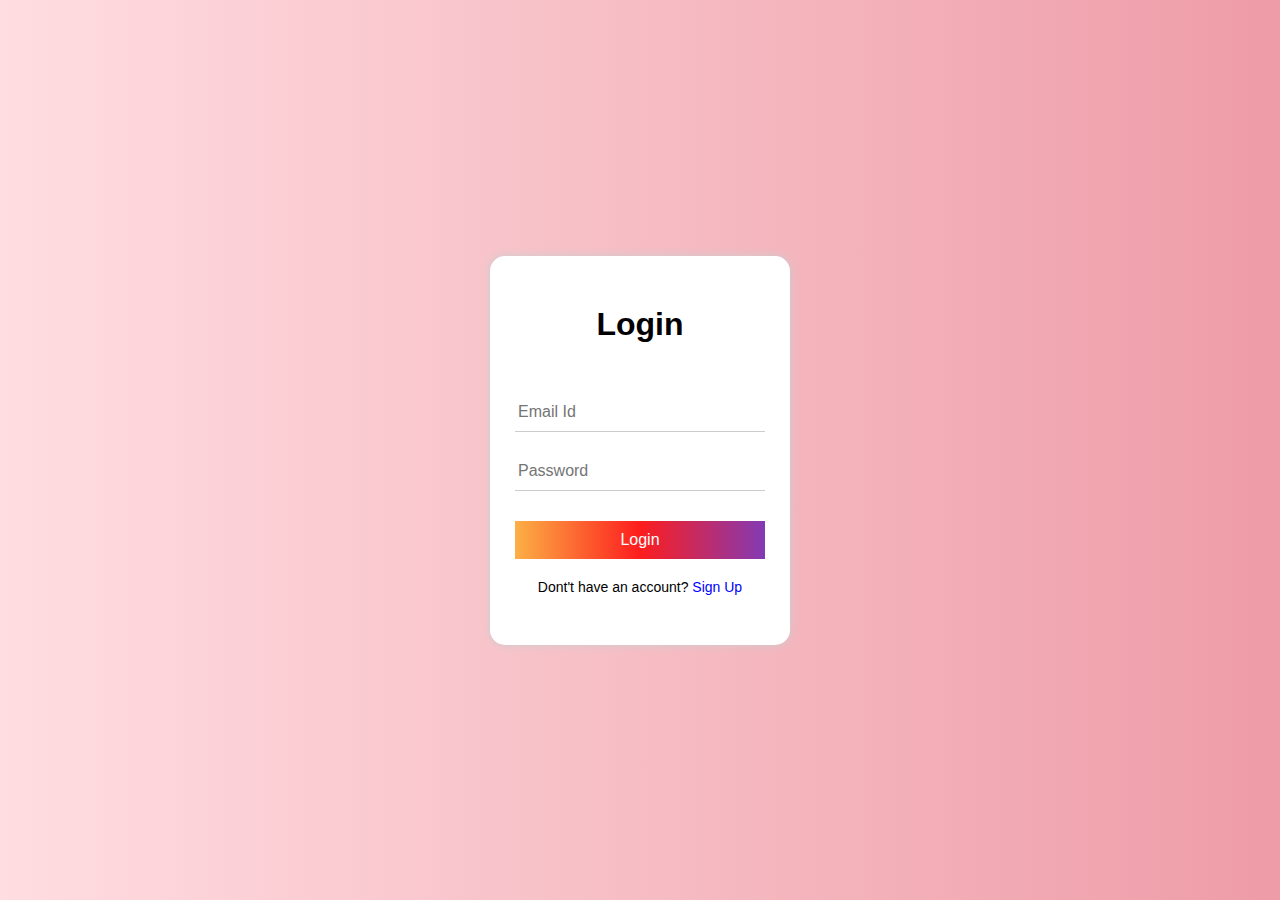
<file: htdocs/index.html>
<!DOCTYPE html>
<html>
<head>
	<meta charset="utf-8">
	<meta name="viewport" content="width=width-device, initial-scale=1.0">
	<title>Document</title>
	<link rel="stylesheet" type="text/css" href="css/index.css">
	<link rel="stylesheet" href="https://cdnjs.cloudflare.com/ajax/libs/animate.css/4.1.1/animate.min.css"/>
	<link rel="stylesheet" href="https://cdnjs.cloudflare.com/ajax/libs/font-awesome/6.7.2/css/all.min.css" integrity="sha512-Evv84Mr4kqVGRNSgIGL/F/aIDqQb7xQ2vcrdIwxfjThSH8CSR7PBEakCr51Ck+w+/U6swU2Im1vVX0SVk9ABhg==" crossorigin="anonymous" referrerpolicy="no-referrer"/>
</head>
<body>
	<div id="container">
		<div id="page">
			<div id="login" class="animate__animated animate__flipInY">
				<h1 align="center">Login</h1>
				<form id="login_frm" autocomplete="off">
					<input type="text" required="required" placeholder="Email Id" id="login_email">
					<small id="login_email_warning"><i class="fas fa-exclamation-triangle"></i>Email id is not registered...</small>
					<input type="password" required="required" placeholder="Password" id="login_password">
					<small id="login_password_warning"><i class="fas fa-exclamation-triangle"></i>Wrong password...</small>
					<button type="submit" id="login_btn">Login </button>
				</form>
				<p>Dont't have an account? <span id="signup_link">Sign Up</span></p>
			</div>

			<div id="signup" class="animate__animated animate__flipInY">
				<h1 align="center">Sign Up</h1>
				<form id="signup_frm" autocomplete="off">
					<input type="name" required="required" placeholder="Name" id="username">
					<input type="email" required="required" placeholder="Email" id="email">
					<small id="email_notice"><i class="fas fa-exclamation-triangle"></i>Email Already Exist</small>
					<input type="number" required="required" placeholder="Phone" id="phone">
					<input type="password" required="required" placeholder="Password" id="password">
					<button type="submit" id="signup_btn">Sign Up </button>
				</form>
				<p>Already have an account? <span id="login_link">Login</span></p>
			</div>

		</div>
	</div>

	<script src="js/index.js"></script>
	<script src="js/login_signup.js"></script>
</body>
</html>
</file>
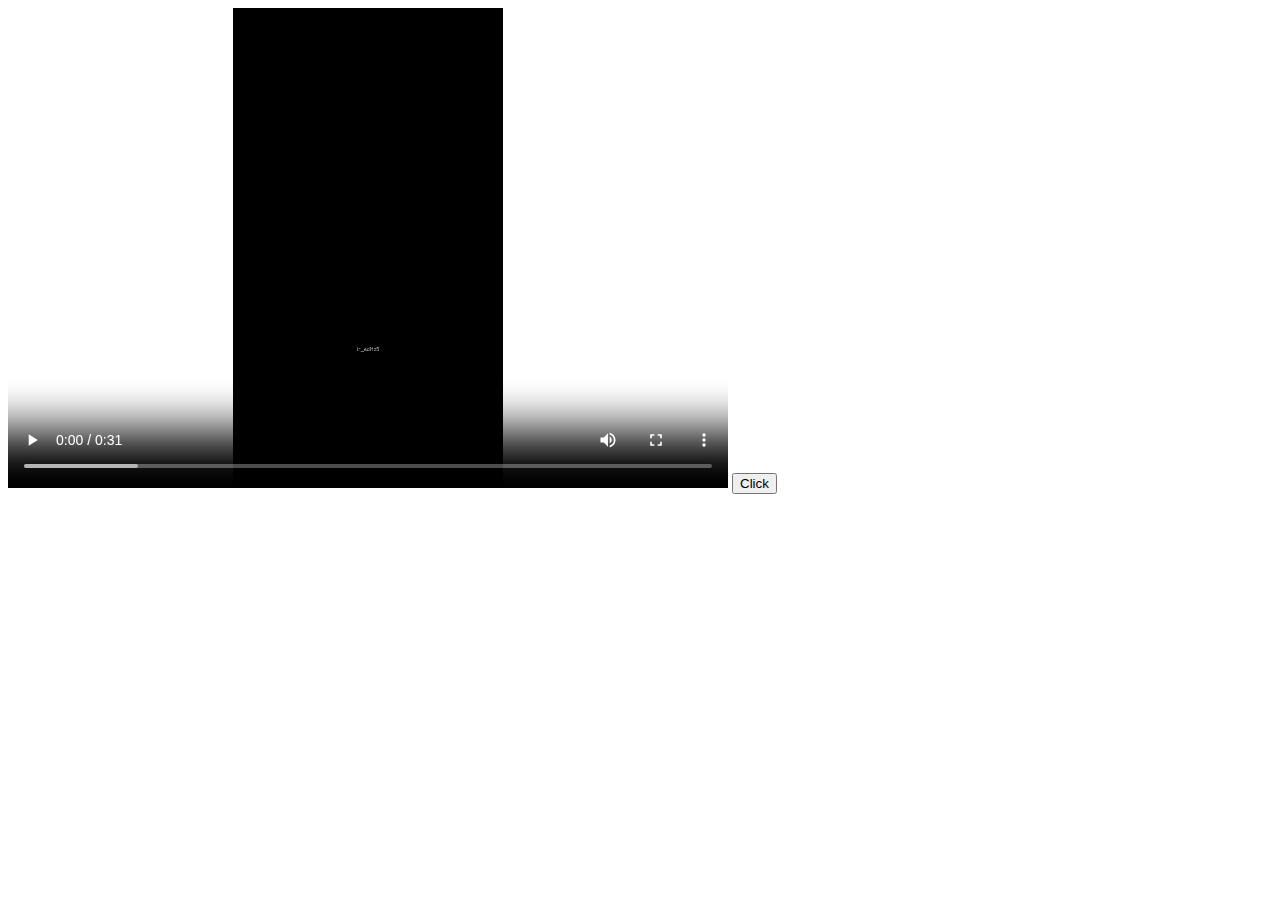
<file: htdocs/profile/apps/contact/demo/index.html>
<!DOCTYPE html>
<html>
<head>
	<meta charset="utf-8">
	<meta name="viewport" content="width=width-device, initial-scale=1.0">
	<title>Document</title>
</head>
<body>
	<!--html 5-->
	<video ontimeupdate="demo()" id="v" width="720" height="480" controls="controls">
		<source src="video.mp4"></source>
	</video>
	<button>Click</button>
	<br>
	<h1 id="result"></h1>

	<script type="text/javascript">
		function demo()
		{
			var video = document.getElementById("v");
			var c_time = video.currentTime/60;
			var t_time = video.duration/60;

			var h = document.getElementById("result");
			h.innerHTML = c_time.toFixed(2)+" / "+t_time.toFixed(2);
			
		}
	</script>
</body>
</html>
</file>
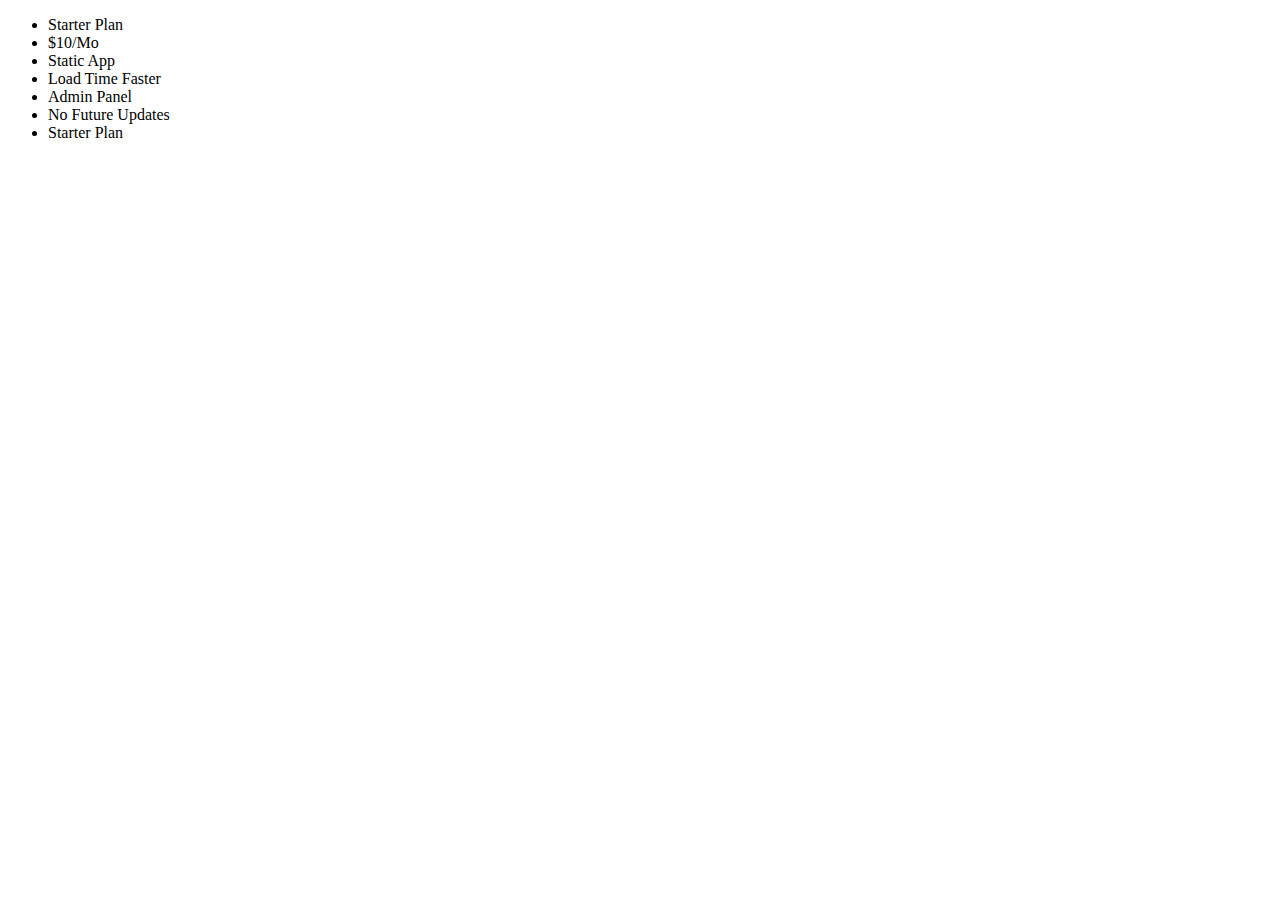
<file: htdocs/js/list.html>
<!DOCTYPE html>
<html>
<head>
	<link rel="stylesheet" href="https://cdn.jsdelivr.net/npm/bootstrap@4.1.3/dist/css/bootstrap.min.css" integrity="sha384-MCw98/SFnGE8fJT3GXwEOngsV7Zt27NXFoaoApmYm81iuXoPkFOJwJ8ERdknLPMO" crossorigin="anonymous">
	<link rel="stylesheet" href="https://cdnjs.cloudflare.com/ajax/libs/font-awesome/6.7.2/css/all.min.css" integrity="sha512-Evv84Mr4kqVGRNSgIGL/F/aIDqQb7xQ2vcrdIwxfjThSH8CSR7PBEakCr51Ck+w+/U6swU2Im1vVX0SVk9ABhg==" crossorigin="anonymous" referrerpolicy="no-referrer"/>
	<script src="https://code.jquery.com/jquery-3.3.1.slim.min.js" integrity="sha384-q8i/X+965DzO0rT7abK41JStQIAqVgRVzpbzo5smXKp4YfRvH+8abtTE1Pi6jizo" crossorigin="anonymous"></script>
	<script src="https://cdn.jsdelivr.net/npm/popper.js@1.14.3/dist/umd/popper.min.js" integrity="sha384-ZMP7rVo3mIykV+2+9J3UJ46jBk0WLaUAdn689aCwoqbBJiSnjAK/l8WvCWPIPm49" crossorigin="anonymous"></script>
	<script src="https://cdn.jsdelivr.net/npm/bootstrap@4.1.3/dist/js/bootstrap.min.js" integrity="sha384-ChfqqxuZUCnJSK3+MXmPNIyE6ZbWh2IMqE241rYiqJxyMiZ6OW/JmZQ5stwEULTy" crossorigin="anonymous"></script>
	<title>List group</title>
</head>
<body>

<div class="container">
	<div class="row">
		<div class="col-md-4">
			<ul>
				<li>Starter Plan</li>
				<li>$10/Mo</li>
				<li>Static App</li>
				<li>Load Time Faster</li>
				<li>Admin Panel</li>
				<li>No Future Updates</li>
				<li>Starter Plan</li>
			</ul>
		</div>
		<div class="col-md-4"></div>
		<div class="col-md-4"></div>
	</div>
</div>
</body>
</html>
</file>
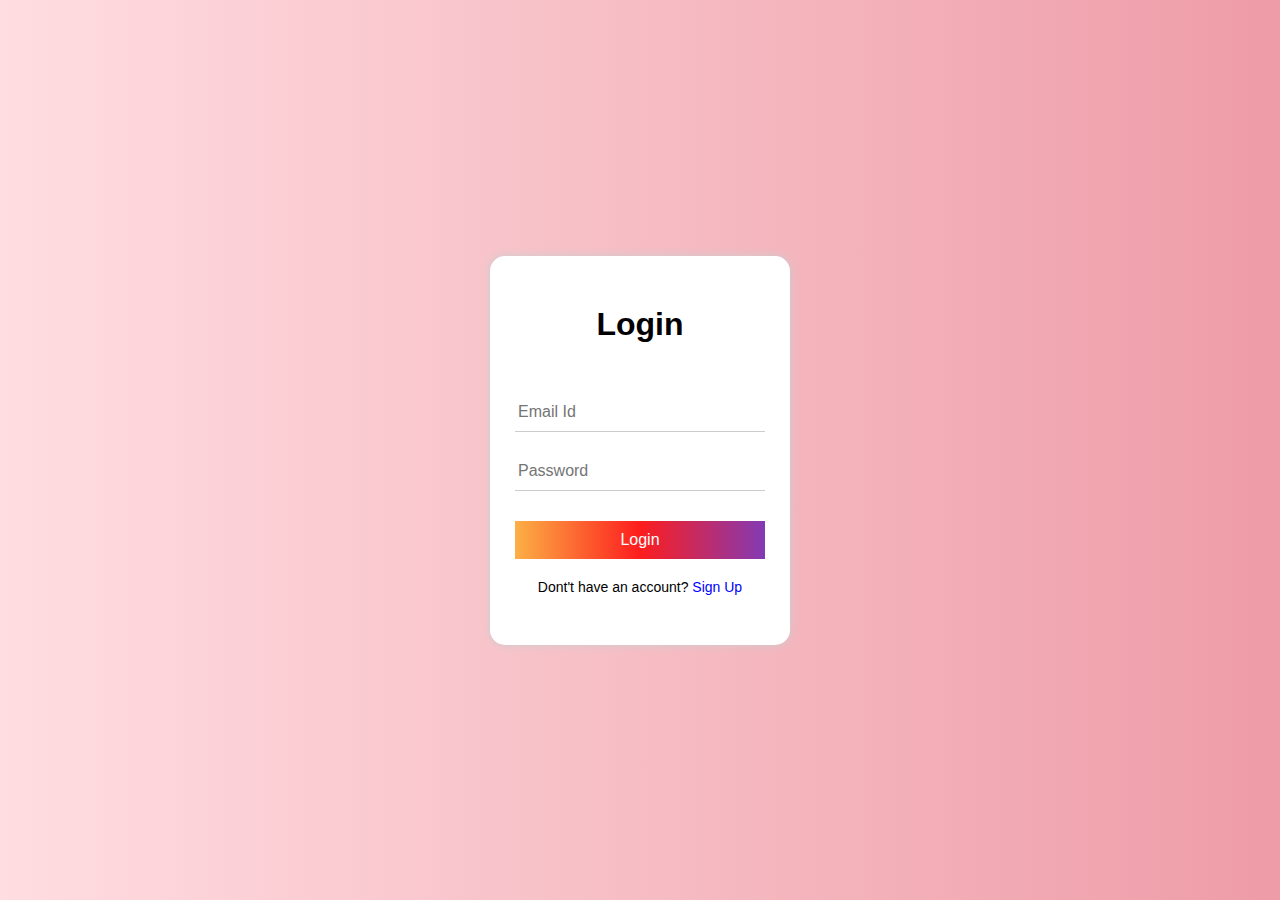
<file: htdocs/profile/profile.html>
<!DOCTYPE html>
<html>
<head>
	<meta charset="utf-8">
	<meta name="viewport" content="width=width-device, initial-scale=1.0">
	<title>Document</title>
	<link rel="stylesheet" type="text/css" href="css/profile.css">
	<link rel="stylesheet" href="https://cdnjs.cloudflare.com/ajax/libs/font-awesome/6.7.2/css/all.min.css" integrity="sha512-Evv84Mr4kqVGRNSgIGL/F/aIDqQb7xQ2vcrdIwxfjThSH8CSR7PBEakCr51Ck+w+/U6swU2Im1vVX0SVk9ABhg==" crossorigin="anonymous" referrerpolicy="no-referrer"/>
</head>
<body>
	<div id="container">
	<div id="page_cover">
		<div id="profile_box">
			<div id="profile_pic">
				<i class="fas fa-user" id="profile_icon"></i>
				<input type="file" accept="image/*" id="profile_upload">
			</div>

			<p id="upp">Upload Profile Pic</p>
			<h1 id="profile_name"></h1>
			<button id="next">Next <i class="fas fa-angle-double-right"></i></button>
		</div>
	</div>
	</div>

	<div id="main_profile_page">
		<div id="profile_header">
			<img src="img.jpg">
			<div id="profile_picture">
				
			</div>
		</div>

		<h1 id="profile_username"></h1>

		<div id="app">
			<a href="apps/contact/contact.html" style="text-decoration: none;">
			<div id="contact">
				<i class="fas fa-address-book"></i>
				<p>Contact</p>
			</div>
			</a>
			<a href="apps/player/player.html" style="text-decoration: none;">
			<div id="player">
				<i class="fas fa-play-circle"></i>
				<p>Player</p>
			</div>
			</a>
			<div id="logout">
				<i class="fas fa-sign-out-alt"></i>
				<p id="logout_text">Log out</p>
			</div>
		</div>

		<div id="profile_footer">
			<p>Developed by : Preeti Singh</p>
		</div>
	</div>

	<script src="js/profile.js"></script>
</body>
</html>
</file>
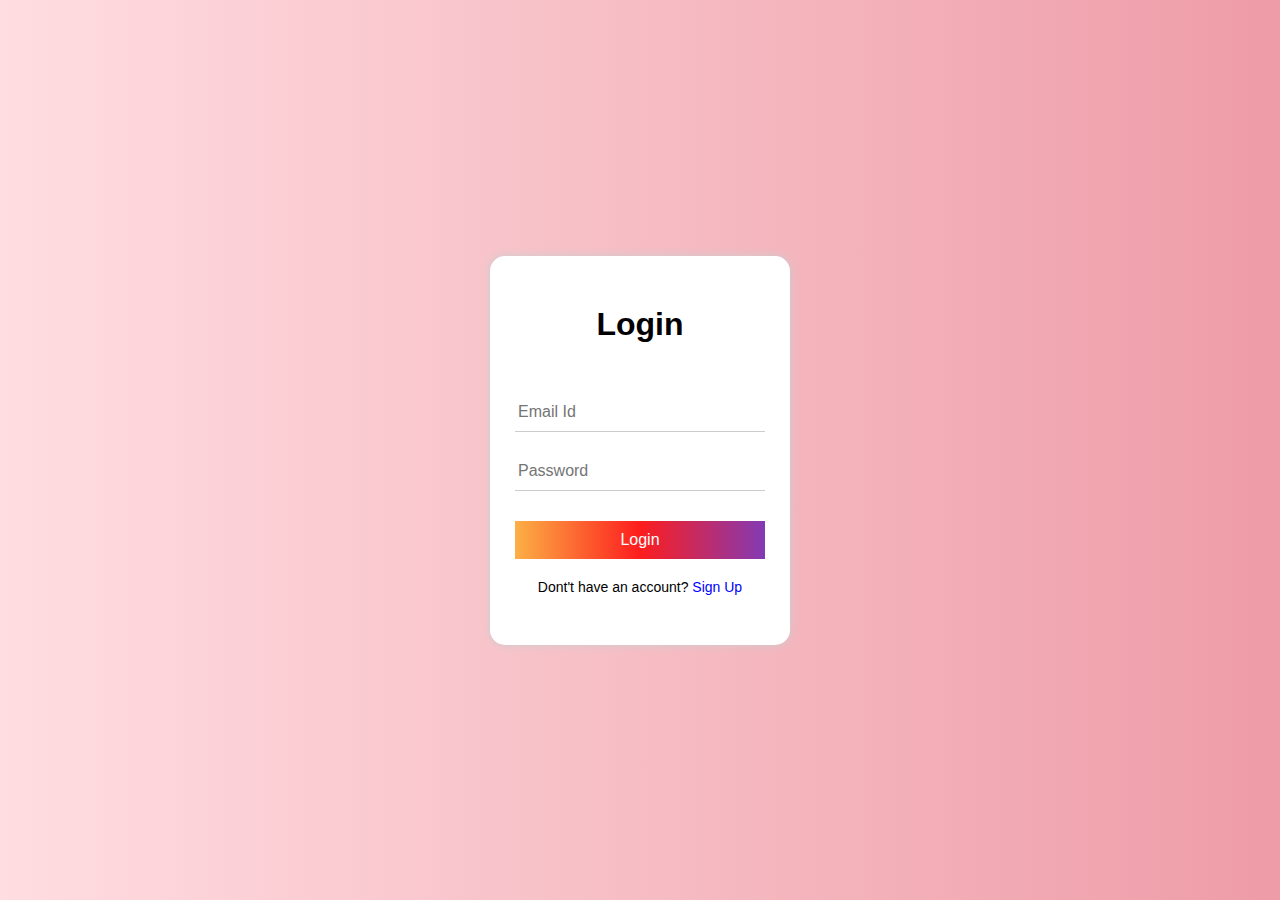
<file: htdocs/profile/apps/contact/contact.html>
<!DOCTYPE html>
<html>
<head>
	<meta charset="utf-8">
	<meta name="viewport" content="width=width-device, initial-scale=1.0">
	<title>Document</title>
	<link rel="stylesheet" type="text/css" href="css/contact.css">
	<link rel="stylesheet" href="https://cdnjs.cloudflare.com/ajax/libs/font-awesome/6.7.2/css/all.min.css" integrity="sha512-Evv84Mr4kqVGRNSgIGL/F/aIDqQb7xQ2vcrdIwxfjThSH8CSR7PBEakCr51Ck+w+/U6swU2Im1vVX0SVk9ABhg==" crossorigin="anonymous" referrerpolicy="no-referrer"/>
	<link rel="stylesheet" href="https://cdnjs.cloudflare.com/ajax/libs/animate.css/4.1.1/animate.min.css"/>
</head>
<body>
	<div id="profile_box">
		<div id="profile_pic">
		
		</div>
	</div>

	<i class="fas fa-plus-circle" id="new_contact"></i>

	<div id="main_all_contact_box">
		<div id="contact_header">
			<h1><i class="fas fa-user-circle" id="circle"></i>All Contacts</h1>
			<input type="search" placeholder="Search Your Contact Here..." id="search">
		</div>
		<div id="all_contact_box">
			
		
		</div>
	</div>

	<div id="contact_bg" class="animate__animated animate__fadeIn">
		<center>
		<div id="add_contact_box" class="animate__animated animate__slidInDown">
			<h1 id="c_heading">Add new contact</h1>
			<form>
				<input type="text" placeholder="Enter Name" id="c_name">
				<input type="number" placeholder="Enter Mobile Number" id="c_num">
				<button type="Submit" id="add">Add</button>
				<button type="button" id="close">Close</button>
			</form>
		</div>
		</center>
	</div>

	<script src="js/contact.js"></script>
</body>
</html>
</file>
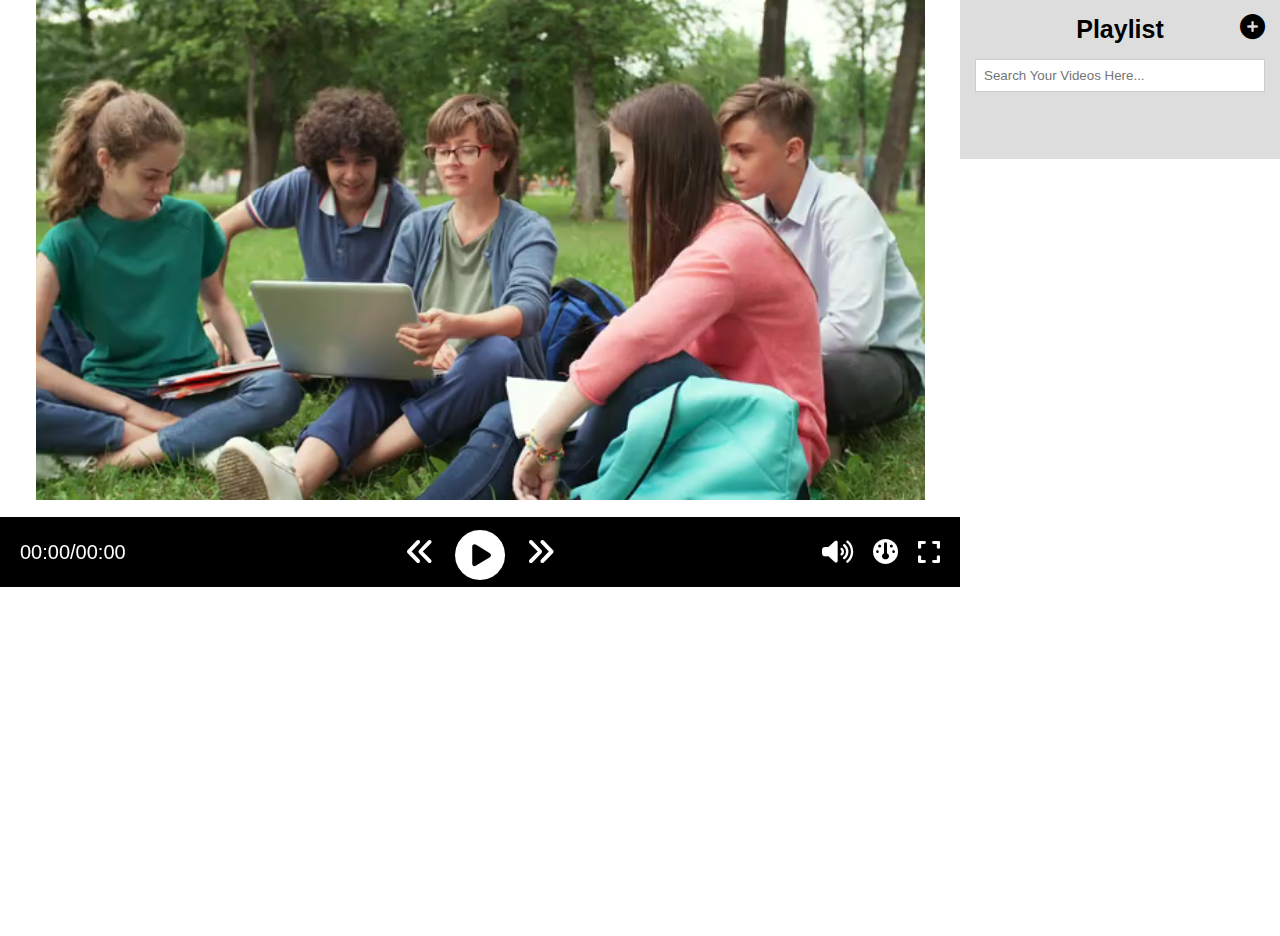
<file: htdocs/profile/apps/player/player.html>
<!DOCTYPE html>
<html>
<head>
	<meta charset="utf-8">
	<meta name="viewport" content="width=width-device, initial-scale=1.0">
	<title>Document</title>
	<link rel="stylesheet" type="text/css" href="css/player.css">
	<link rel="stylesheet" href="https://cdnjs.cloudflare.com/ajax/libs/font-awesome/6.7.2/css/all.min.css" integrity="sha512-Evv84Mr4kqVGRNSgIGL/F/aIDqQb7xQ2vcrdIwxfjThSH8CSR7PBEakCr51Ck+w+/U6swU2Im1vVX0SVk9ABhg==" crossorigin="anonymous" referrerpolicy="no-referrer"/>
</head>
<body>
	<div id="left">
		<video id="video_player">
			<source src="demo.mp4" id="video_src">
		</video>
		<div id="progress_box">
			<div id="progress_bar"></div>
		</div>
		<div id="control">
			
			<div id="timing">
				<p id="v_timing">00:00/00:00</p>
			</div>
			<div id="play_tool">
				<i class="fa-solid fa-angles-left" id="left_btn"></i>
				<i class="fas fa-play-circle" id="play_btn"></i>
				<i class="fa-solid fa-angles-right" id="right_btn"></i>
			</div>
			<div id="other_tools">
				<div id="vol_box">
				<input type="range" min="0" max="1" step="0.1" id="volume_control" style="display: none;">
				<i class="fas fa-volume-up" id="volume"></i>
				</div>

				<div id="speed_box">
				<input type="range" min="0" max="2" step="0.25" id="speed_control" style="display: none;">
				<i class="fa-solid fa-gauge" id="speed_icon"></i>
				</div>
				<i class="fas fa-expand" id="full_screen"></i>
			</div>

		</div>
	</div>

	<div id="right">
		
		<div id="top">
			<h3>Playlist</h3>

			<input type="search" placeholder="Search Your Videos Here..." id="search">
			<i class="fas fa-plus-circle" id="open_video_box_btn"></i>

			<div id="add_video_box">
				<h2>Add Videos</h2>
				<form>
				<input type="text" placeholder="Enter Your Video Name..." id="video_name">
				<input type="text" placeholder="Enter Your Video Link..." id="video_link">
				<button type="submit" id="add_video_btn">Add</button>
				</form>

			</div>

	</div>

	<div id="bottom">
			
		</div>
	</div>
	
	<script src="js/player.js"></script>

</body>
</html>
</file>
<file: htdocs/css/index.css>
@charset "UTF-8";

*{
	margin: 0;
	padding: 0;
	box-sizing: border-box;
}

#container{
	width: 100%;
	height: 100vh;
	display: flex;
	justify-content: center;
	align-items: center;
	background: #ee9ca7;  /* fallback for old browsers */
	background: -webkit-linear-gradient(to right, #ffdde1, #ee9ca7);  /* Chrome 10-25, Safari 5.1-6 */
	background: linear-gradient(to right, #ffdde1, #ee9ca7); /* W3C, IE 10+/ Edge, Firefox 16+, Chrome 26+, Opera 12+, Safari 7+ */

}

#page{
	width: 300px;
	height: auto;
	background-color: white;
	box-shadow: 0px 0px 10px #ccc;
	border-radius: 15px;
	padding: 50px 25px;
}

#signup{
	display: none;
}

#login h1,#signup h1{
	font-family: sans-serif;
}

#login_email, #login_password, #username, #email, #phone, #password{
	border: none;
	padding: 10px;
	padding-left: 3px;
	border-bottom: 1px solid #ccc;
	width: 100%;
	margin-top: 20px;
	font-size: 16px;
	font-family: sans-serif;
	outline: none;
	color: #727272;
}

#login_frm{
	margin-top: 30px;
}

#signup_frm{
	margin-top: 10px;
}

#login_btn, #signup_btn{
	width: 100%;
	padding: 10px;
	border: none;
	font-size: 16px;
	background: #833ab4;  /* fallback for old browsers */
	background: -webkit-linear-gradient(to right, #fcb045, #fd1d1d, #833ab4);  /* Chrome 10-25, Safari 5.1-6 */
	background: linear-gradient(to right, #fcb045, #fd1d1d, #833ab4); /* W3C, IE 10+/ Edge, Firefox 16+, Chrome 26+, Opera 12+, Safari 7+ */
	color: white;
	font-family: sans-serif;
	outline: none;
	cursor: pointer;
	margin-top: 30px;
}

#login p, #signup p{
	font-family: sans-serif;
	margin-top: 20px;
	font-size: 14px;
	text-align: center;
}

#login p span, #signup p span{
	color: blue;
	cursor: pointer;
}

#email_notice,#login_email_warning,#login_password_warning{
	font-family: sans-serif;
	color: red;
	margin-top: 3px;
	display: none;
}
</file>
<file: htdocs/profile/css/profile.css>
@charset "UTF-8";

*{
	margin: 0;
	padding: 0;
	box-sizing: border-box;
}

#container{
	width: 100%;
	height: 100vh;
	background: white;
	position: fixed;
	top: 0;
	left: 0;
	z-index: 10000;
}

#page_cover{
	width: 100%;
	height: 100vh;
	display: flex;
	justify-content: center;
	align-items: center;
	background: #ee9ca7;  /* fallback for old browsers */
	background: -webkit-linear-gradient(to right, #ffdde1, #ee9ca7);  /* Chrome 10-25, Safari 5.1-6 */
	background: linear-gradient(to right, #ffdde1, #ee9ca7); /* W3C, IE 10+/ Edge, Firefox 16+, Chrome 26+, Opera 12+, Safari 7+ */
	position: fixed;
	top: 0;
	left: 0;
	z-index: 10000;
}

#profile_box{
	width: 300px;
	height: auto;
	background-color: white;
	box-shadow: 0px 0px 10px #ccc;
	border-radius: 15px;
	padding: 50px 25px;
	display: flex;
	justify-content: center;
	align-items: center;
	flex-direction: column;
}

#profile_pic{
	width: 150px;
	height: 150px;
	border-radius: 50%;
	border: 5px solid white;
	box-shadow: 0px 0px 10px #ccc;
	position: relative;
	overflow: hidden;
}

#profile_icon{
	font-size: 120px;
	color: #ccc;
	position: absolute;
	top: 25px;
	left: 50%;
	transform: translate(-50%);
}

#profile_upload{
	width: 140px;
	height: 140px;
	opacity: 0;
	position: absolute;
	top: 0;
	left: 0;
	border-radius: 50%;
}

#upp{
	font-size: 23px;
	color: gray;
	font-family: sans-serif;
	margin-top: 15px;
	margin-bottom: 10px;

}

#profile_name{
	font-family: sans-serif;
}

#next{
	width: 100%;
	padding: 10px;
	border: none;
	font-size: 16px;
	background: #833ab4;  /* fallback for old browsers */
	background: -webkit-linear-gradient(to right, #fcb045, #fd1d1d, #833ab4);  /* Chrome 10-25, Safari 5.1-6 */
	background: linear-gradient(to right, #fcb045, #fd1d1d, #833ab4); /* W3C, IE 10+/ Edge, Firefox 16+, Chrome 26+, Opera 12+, Safari 7+ */
	color: white;
	font-family: sans-serif;
	outline: none;
	cursor: pointer;
	margin-top: 20px;
	display: none;
}

body{
	background: #ee9ca7;  /* fallback for old browsers */
	background: -webkit-linear-gradient(to right, #ffdde1, #ee9ca7);  /* Chrome 10-25, Safari 5.1-6 */
	background: linear-gradient(to right, #ffdde1, #ee9ca7); /* W3C, IE 10+/ Edge, Firefox 16+, Chrome 26+, Opera 12+, Safari 7+ */
	height: 400px;
}

#profile_header{
	width: 100%;
	height: 150px;
	background-image: url("../images/cover_pic.jpg");
	background-size: cover;
	background-position: bottom;
}

#profile_header img{
	width: 1258px;
	height: 150px;
}

#profile_picture{
	width: 150px;
	height: 150px;
	background-color: purple;
	border-radius: 50%;
	border: 5px solid white;
	box-shadow: 0px 0px 10px #ccc;
	position: absolute;
	left: 50%;
	transform: translate(-50%);
	top: 50px;
}

#profile_username{
	text-align: center;
	margin-top: 70px;
	font-family: sans-serif;

}

#app{
	width: 100%;
	height: 300px;
	margin-top: -50px;
	display: flex;
	align-items: center;
	justify-content: center;
	margin-bottom: 20px;
	position: relative;
	top: 30px;
}

@media(max-width: 576px)
{
	#app{
		flex-direction: column;
		height: 100%;
		margin-top: 3px;
		margin-bottom: 50px;
	}
}

#contact,#player,#logout{
	width: 180px;
	height: 150px;
	background-color: white;
	margin: 20px;
	border-radius: 15px;
	display: flex;
	align-items: center;
	justify-content: center;
	flex-direction: column;
}

#contact:hover,#player:hover,#logout:hover{
	width: 200px;
	height: 170px;
	box-shadow: 0px 0px 15px #ccc;
	transition: 0.5s;
	cursor: pointer;
}

#contact i,#player i,#logout i{
	font-size: 45px;
	color: purple;
}

#contact p,#player p,#logout p{
	font-size: 25px;
	color: purple;
	font-family: sans-serif;
	margin-top: 7px;
}

#profile_footer{
	width: 100%;
	height: 70px;
	background-color: purple;
	display: flex;
	align-items: center;
	justify-content: center;
}

#profile_footer p{
	color: white;
	font-family: sans-serif;
	font-size: 20px;
}

@media(max-width: 768px)
{
	#profile_box{
	width: 300px;
	height: auto;
	margin-top: 80px;
	background-color: white;
	box-shadow: 0px 0px 10px #ccc;
	border-radius: 15px;
	padding: 50px 25px;
	display: flex;
	justify-content: center;
	align-items: center;
	flex-direction: column;
}


#page_cover{
	width: 100%;
	height: auto;
	display: flex;
	justify-content: center;
	align-items: center;
	background: #ee9ca7;  /* fallback for old browsers */
	background: -webkit-linear-gradient(to right, #ffdde1, #ee9ca7);  /* Chrome 10-25, Safari 5.1-6 */
	background: linear-gradient(to right, #ffdde1, #ee9ca7); /* W3C, IE 10+/ Edge, Firefox 16+, Chrome 26+, Opera 12+, Safari 7+ */
	position: fixed;
	top: 0;
	left: 0;
	z-index: 10000;
}
}
</file>
<file: htdocs/profile/apps/contact/css/contact.css>
@charset "UTF-8";

 *{
 	margin: 0;
 	padding: 0;
 	box-sizing: border-box;
 }

 body{
	background: #ee9ca7;  /* fallback for old browsers */
	background: -webkit-linear-gradient(to right, #ffdde1, #ee9ca7);  /* Chrome 10-25, Safari 5.1-6 */
	background: linear-gradient(to right, #ffdde1, #ee9ca7); /* W3C, IE 10+/ Edge, Firefox 16+, Chrome 26+, Opera 12+, Safari 7+ */
	height: 400px;	
}

#body_contact_box::-webkit-scrollbar{
	width: 5px;
}

#body_contact_box::-webkit-scrollbar-track{
	background-color: inherit;
}

#body_contact_box::-webkit-scrollbar-thumb{
	background-color: purple
}

#profile_box{
	width: 150px;
	height: 150px;
	background-image: url(../images/profile_b.png);
	display: flex;
	justify-content: center;
	align-items: center;
	position: fixed;
	top: 0;
	left: 50;
}

#profile_pic{
	width: 100px;
	height: 100px;
	border: 4px solid white;
	box-shadow: 0px 0px 10px #ccc;
	border-radius: 50%; 
}

#new_contact{
	font-size: 50px;
	position: fixed;
	bottom: 50px;
	right: 50px;
	color: purple;
	cursor: pointer;
}

#contact_bg{
	width: 100%;
	height: 100vh;
	background-color: rgba(0,0,0,0.7);
	position: absolute;
	top: 0;
	left: 0;
	display: none;
}

#add_contact_box{
	width: 35%;
	height: auto;
	background-color: white;
	box-shadow: 0px 0px 10px #ccc;
	border-radius: 15px;
	padding: 30px;
}

#add_contact_box h1{
	text-align: center;
	color: purple;
	font-family: sans-serif;
	margin-bottom: 10px;
}

#c_name,#c_num{
	width: 100%;
	padding: 10px;
	font-family: sans-serif;
	font-size: 20px;
	border: none;
	border: 1px solid purple;
	border-left: 5px solid purple;
	margin-top: 10px;
	margin-bottom: 10px;
	outline: none;
}

#add,#close{
	width: 100px;
	padding: 10px;
	background-color: purple;
	border: none;
	font-family: sans-serif;
	font-size: 20px;
	color: white;
	outline: none;
	margin-top: 10px;
}

#main_all_contact_box{
	width: 30%;
	height: 100vh;
	border: 1px solid inherit;
	margin: 0 auto;
}

#contact_header{
	width: 100%;
	height: 150px;
	border: 1px solid inherit;
}

#contact_header h1{
	text-align: center;
	font-size: 35px;
	font-family: sans-serif;
	margin-top: 20px;
}

#search{
	width: 100%;
	padding: 10px;
	font-size: 20px;
	font-family: sans-serif;
	border: none;
	border-bottom: 1px solid black;
	background-color: inherit;
	margin-top: 14px;
	outline: none;
	padding-left: 3px;
}

#all_contact_box{
	width: 100%;
	height: 70%;
	padding: 10px;
	overflow-y: scroll;
}

#all_contact_box::-webkit-scrollbar{
	width: 5px;
}

#all_contact_box::-webkit-scrollbar-track{
	background-color: inherit;
}

#all_contact_box::-webkit-scrollbar-thumb{
	background-color: purple
}

#contact{
	width: 100%;
	height: auto;
	background-color: white;
	border-radius: 15px;
	padding: 15px;
	box-shadow: 0px 0px 10px #ccc;
	margin: 15px 0;
}

#contact p{
	font-size: 20px;
	font-family: sans-serif;
	margin: 5px 0;
}

#tool{
	width: 25%;
	float: right;
	margin-top: -17px;
}

#tool i{
	font-size: 20px;
	margin: 8px;
}

/*responsive coding*/

@media(max-width: 1025px)
{
	#tool{
		margin-top: -40px;
		width: 50px;
	}
}

@media(max-width: 769px)
{
	#main_all_contact_box{
		width: 50%;
	}
	
	#add_contact_box{
		width: 50%;
	}
}

@media(max-width: 568px)
{
	#main_all_contact_box{
		width: 100%;
		padding: 20px;
	}

	#profile_box{
		display: none;
	}
	
	#new_contact{
		bottom: 20px;
		right: 20px;
	}
	#add_contact_box{
		width: 90%;
	}
}

@media(max-width: 320px)
{
	
}
</file>
<file: htdocs/profile/apps/player/css/player.css>
@charset "UTF-8";

*{
	margin: 0;
	padding: 0;
	box-sizing: border-box;
}

#left{
	width: 75%;
	height: 104vh;
	float: left;
}

#right{
	width: 25%;
	height: 104vh;
	float: right;
}

#video_player{
	width: 100%;
	height: 500px;
}

#progress_box{
	width: 100%;
	height: 10px;
	background-color: white;
	margin-bottom: 3px;	
}

#progress_bar{
	width: 0%;
	height: 10px;
	background: #833ab4;  /* fallback for old browsers */
	background: -webkit-linear-gradient(to right, #fcb045, #fd1d1d, #833ab4);  /* Chrome 10-25, Safari 5.1-6 */
	background: linear-gradient(to right, #fcb045, #fd1d1d, #833ab4);
}

#control{
	width: 100%;
	height: 70px;
	background-color: black;
	display: flex;
	justify-content: space-between;
	align-items: center;
}

#play_btn{
	font-size: 50px;
	color: white;
	cursor: pointer;
	margin-left: 20px;
	margin-right: 20px;
	margin-top: 5px;
	align-items: center;
}

#left_btn,#right_btn{
	font-size: 30px;
	color: white;
	cursor: pointer;
	margin-top: 0;
	align-items: center;
}

#play_tool{
	display: flex;
	justify-content: center;
	align-items: center;
}

#v_timing{
	font-size: 20px;
	font-family: sans-serif;
	color: white;
	margin-left: 20px; 
}

#volume,#setting,#full_screen,#speed_icon{
	font-size: 25px;
	color: white;
	margin-right: 20px; 
	margin-right: 20px;
	cursor: pointer;
}

#timing,#play_tool,#other_tools{
	width: 33.33%;

}

#other_tools{
	display: flex;
	justify-content: flex-end;
}

#top{
	width: 100%;
	height: 17%;
	background-color: #ddd;
	padding: 15px;
	position: relative;
}

#top h3{
	font-family: sans-serif;
	text-align: center;
	font-size: 25px;
}

#search{
	width: 100%;
	padding: 8px;
	border: 1px solid #ccc;
	font-family: sans-serif;
	outline: none;
	margin-top: 15px;
}

#open_video_box_btn{
	font-size: 25px;
	position: absolute;
	top: 15px;
	right: 15px;
	cursor: pointer;
}

#add_video_box{
	width: 80%;
	height: auto;
	border-radius: 15px 0px 15px 15px;
	background-color: #323232;
	position: absolute;
	top: 15px;
	right: 50px;
	padding: 20px;
	display: none;
}

#add_video_box h2{
	font-family: sans-serif;
	color: white;
	margin-bottom: 15px;
	text-align: center;
}

#video_name,#video_link{
	width: 100%;
	padding: 8px;
	font-family: sans-serif;
	border: 1px solid #ccc;
	margin-bottom: 15px;
}

#add_video_btn{
	width: 70px;
	background-color: white;
	border: none;
	outline: none;
	padding: 8px;
	font-family: sans-serif;
}

#bottom{
	width: 100%;
	height: 80%;
	padding: 20px;
	overflow: auto;
}

#main_video_box{
	width: 100%;
	background-color: white;
	height: auto;
	box-shadow: 0px 0px 6px #ccc;
	margin-bottom: 15px;
}

#playlist_video_name{
	width: 100%;
	padding: 10px;
	font-family: sans-serif;
	font-size: 18px;
}

#video_play_btn{
	width: 50%;
	border: none;
	padding: 9px;
	font-family: sans-serif;
	cursor: pointer;
	background-color: #4285f4;
	color: white;
	outline: none;
}

#video_delete_btn{
	width: 50%;
	border: none;
	padding: 9px;
	font-family: sans-serif;
	cursor: pointer;
	background-color: #EA4335;
	color:white;
	outline: none;
}

#volume_control,#speed_control{
	appearance: none;
	transform: rotate(270deg);
	outline: none;
	width: 100px;
	height: 20px;
	background-color: #f22b1d; 
	position: absolute;
	top: -70px;
	left: -35px;
}

#volume_control::-webkit-slider-thumb{
	appearance: none;
	width: 15px;
	height: 20px;
	background-color: white;
}

#speed_control::-webkit-slider-thumb{
	appearance: none;
	width: 15px;
	height: 20px;
	background-color: white;
}

#vol_box,#speed_box{
	width: fit-content;
	position: relative;
}

/*responsive coding*/

@media(max-width: 768px)
{
	#left{
		width: 100%;
		height: auto;
	}

	#right
	{
		width: 100%;
	}

	#volume,#full_screen,#speed_icon{
		font-size: 20px;
		margin-right: 14px;
	}

	#left_btn,#right_btn{
		font-size: 20px;
	}
	#play_btn{
		margin-left: 10px;
		margin-right: 10px;
		font-size: 30px;
	}

	#v_timing{
		font-size: 15px;
	}
	#control{
		height: 45px;
	}

	#progress_box,#progress_bar{
		height: 4px;
	}
}
</file>
